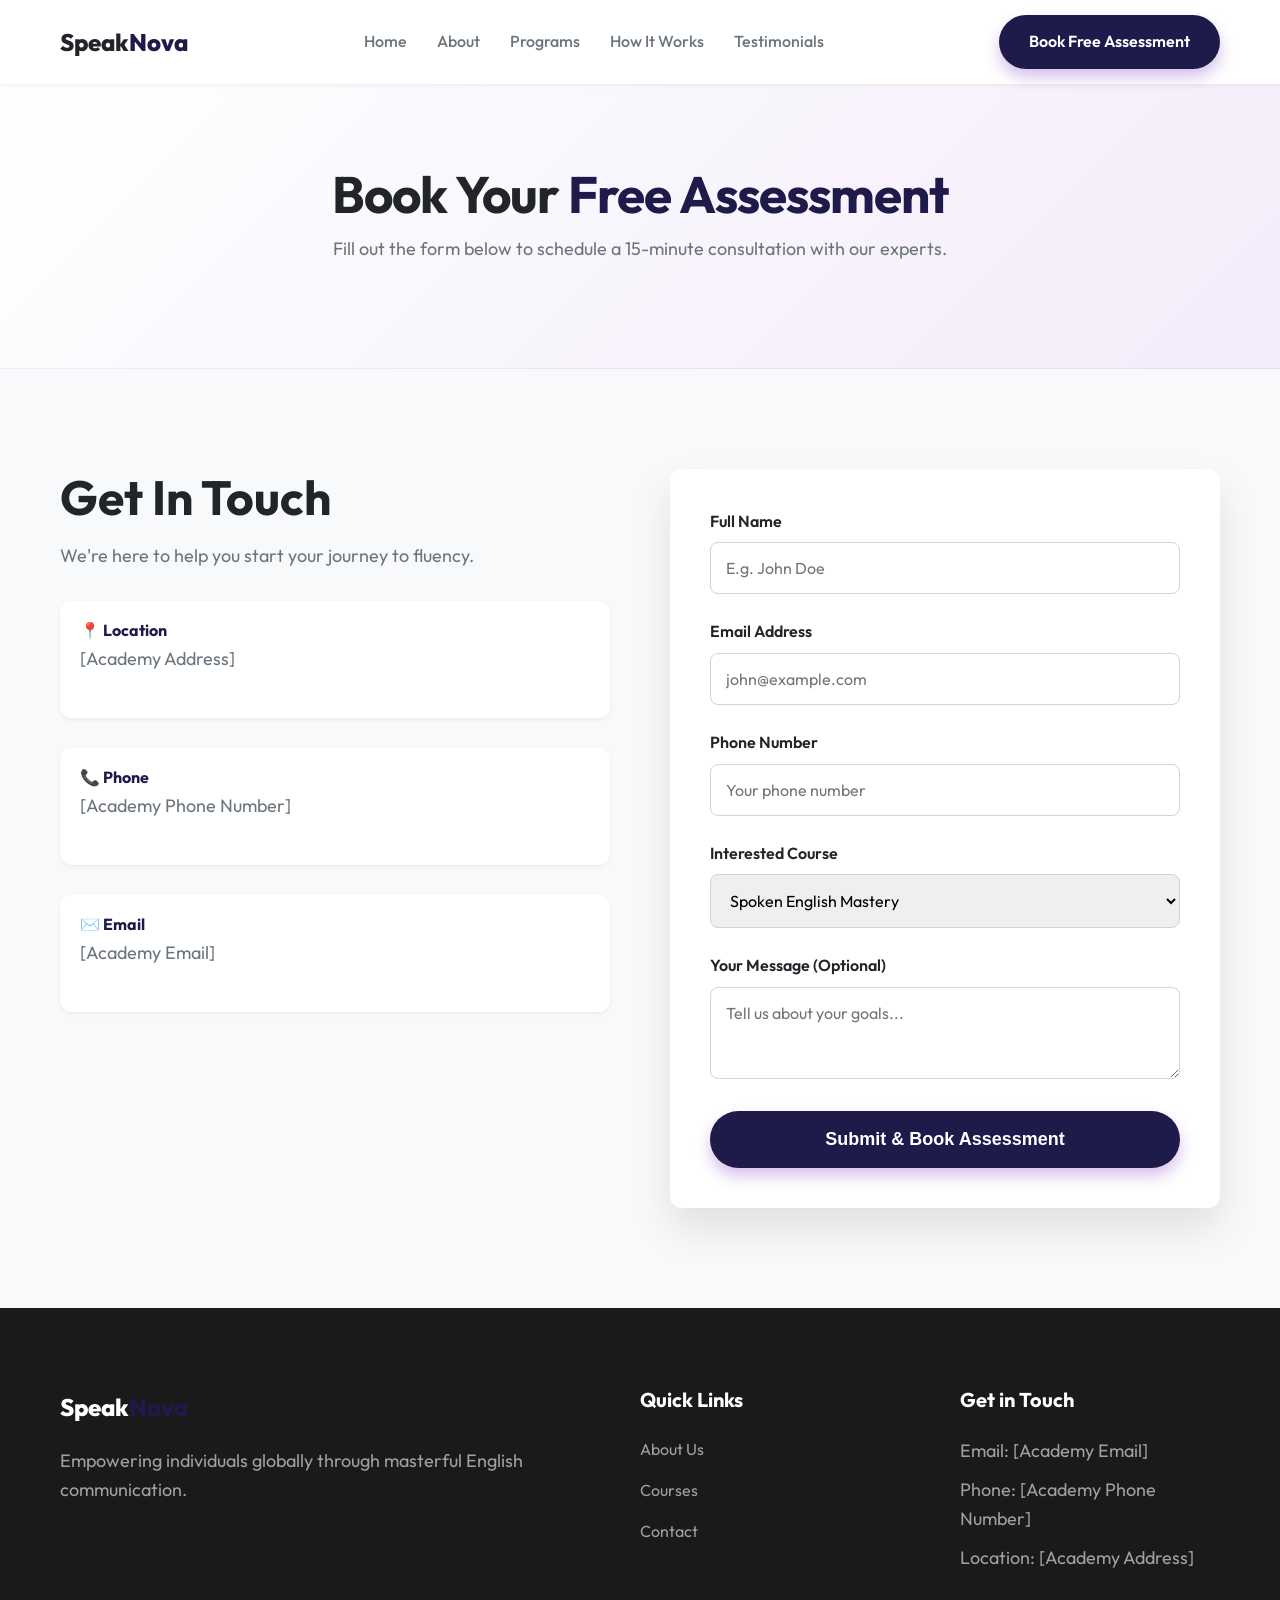
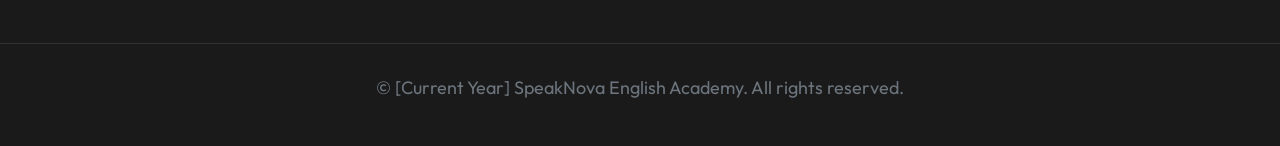
<file: contact.html>
<!DOCTYPE html>
<html lang="en">
<head>
    <meta charset="UTF-8">
    <meta name="viewport" content="width=device-width, initial-scale=1.0">
    <title>Contact Us | SpeakNova English Academy</title>
    <link href="https://fonts.googleapis.com/css2?family=Outfit:wght@300;400;500;600;700;800&display=swap" rel="stylesheet">
    <link rel="stylesheet" href="assets/css/style.css">
</head>
<body>
    <!-- Header -->
    <header class="header">
        <div class="container header-container">
            <a href="index.html" class="logo">Speak<span>Nova</span></a>
            <nav class="nav-menu">
                <ul class="nav-list">
                    <li><a href="index.html">Home</a></li>
                    <li><a href="about.html">About</a></li>
                    <li><a href="programs.html">Programs</a></li>
                    <li><a href="how-it-works.html">How It Works</a></li>
                    <li><a href="testimonials.html">Testimonials</a></li>
                </ul>
            </nav>
            <div class="header-actions">
                <a href="contact.html" class="btn btn-primary active">Book Free Assessment</a>
            </div>
        </div>
    </header>

    <!-- Page Header -->
    <section class="page-header">
        <div class="container text-center">
            <h1>Book Your <span>Free Assessment</span></h1>
            <p>Fill out the form below to schedule a 15-minute consultation with our experts.</p>
        </div>
    </section>

    <!-- Contact Content -->
    <section class="contact-section">
        <div class="container contact-grid">
            <div class="contact-info">
                <h2>Get In Touch</h2>
                <p>We're here to help you start your journey to fluency.</p>
                <div class="info-block">
                    <h4>📍 Location</h4>
                    <p>[Academy Address]</p>
                </div>
                <div class="info-block">
                    <h4>📞 Phone</h4>
                    <p>[Academy Phone Number]</p>
                </div>
                <div class="info-block">
                    <h4>✉️ Email</h4>
                    <p>[Academy Email]</p>
                </div>
            </div>
            
            <div class="contact-form-wrapper">
                <form class="contact-form" action="#" method="POST">
                    <div class="form-group">
                        <label for="name">Full Name</label>
                        <input type="text" id="name" placeholder="E.g. John Doe" required>
                    </div>
                    <div class="form-group">
                        <label for="email">Email Address</label>
                        <input type="email" id="email" placeholder="john@example.com" required>
                    </div>
                    <div class="form-group">
                        <label for="phone">Phone Number</label>
                        <input type="tel" id="phone" placeholder="Your phone number" required>
                    </div>
                    <div class="form-group">
                        <label for="course">Interested Course</label>
                        <select id="course">
                            <option>Spoken English Mastery</option>
                            <option>IELTS Preparation</option>
                            <option>Business English</option>
                            <option>Not Sure Yet</option>
                        </select>
                    </div>
                    <div class="form-group">
                        <label for="message">Your Message (Optional)</label>
                        <textarea id="message" rows="3" placeholder="Tell us about your goals..."></textarea>
                    </div>
                    <button type="submit" class="btn btn-primary btn-large" style="width: 100%;">Submit & Book Assessment</button>
                </form>
            </div>
        </div>
    </section>

    <!-- Footer -->
    <footer class="footer">
        <div class="container footer-grid">
            <div class="footer-brand">
                <a href="index.html" class="logo">Speak<span>Nova</span></a>
                <p>Empowering individuals globally through masterful English communication.</p>
            </div>
            <div class="footer-links">
                <h4>Quick Links</h4>
                <ul>
                    <li><a href="about.html">About Us</a></li>
                    <li><a href="programs.html">Courses</a></li>
                    <li><a href="contact.html">Contact</a></li>
                </ul>
            </div>
            <div class="footer-contact">
                <h4>Get in Touch</h4>
                <p>Email: [Academy Email]</p>
                <p>Phone: [Academy Phone Number]</p>
                <p>Location: [Academy Address]</p>
            </div>
        </div>
        <div class="footer-bottom">
            <p>&copy; [Current Year] SpeakNova English Academy. All rights reserved.</p>
        </div>
    </footer>
    <script src="assets/js/main.js"></script>
</body>
</html>
</file>
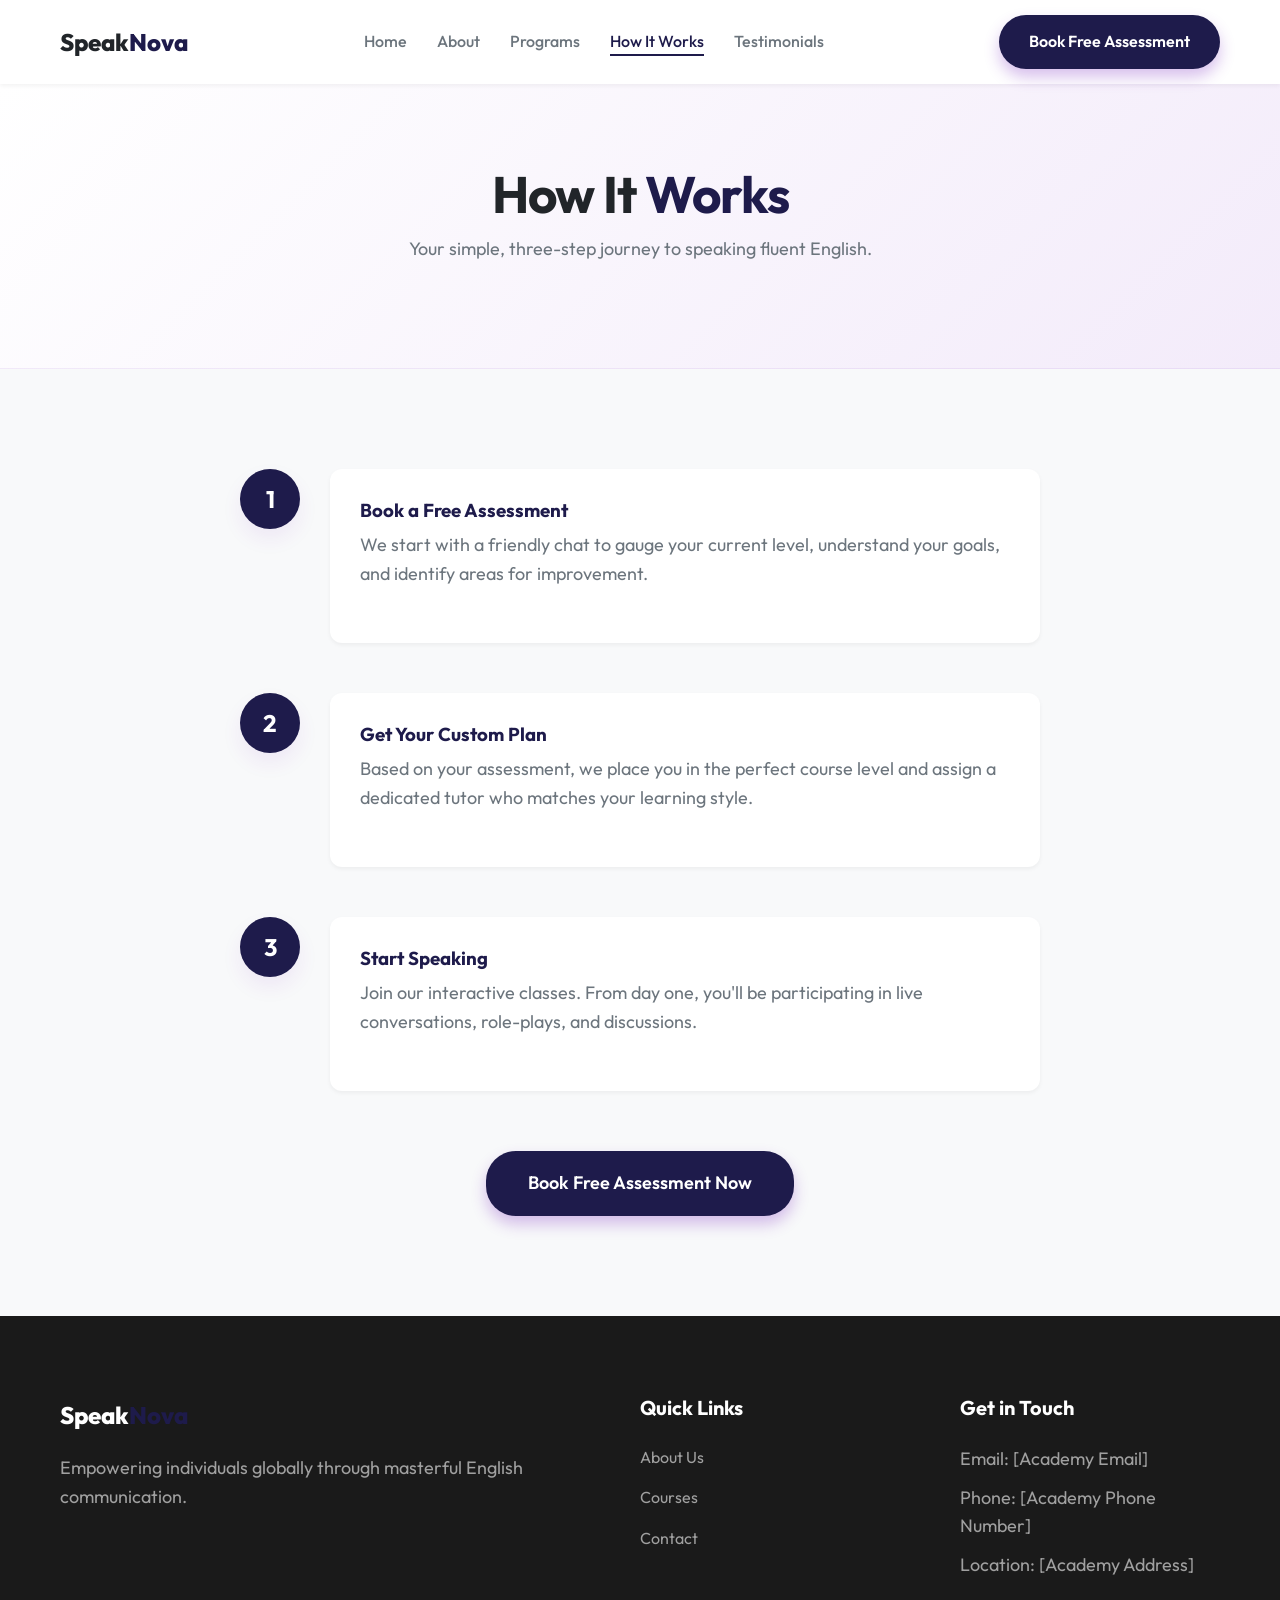
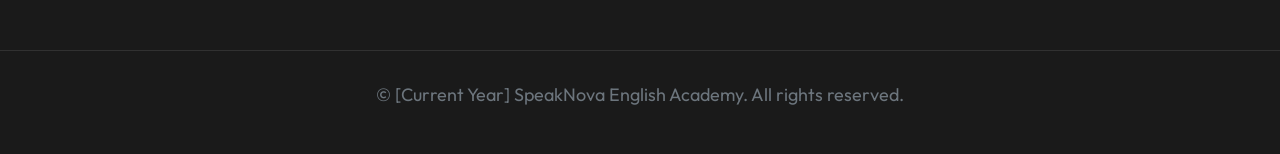
<file: how-it-works.html>
<!DOCTYPE html>
<html lang="en">
<head>
    <meta charset="UTF-8">
    <meta name="viewport" content="width=device-width, initial-scale=1.0">
    <title>How It Works | SpeakNova English Academy</title>
    <link href="https://fonts.googleapis.com/css2?family=Outfit:wght@300;400;500;600;700;800&display=swap" rel="stylesheet">
    <link rel="stylesheet" href="assets/css/style.css">
</head>
<body>
    <!-- Header -->
    <header class="header">
        <div class="container header-container">
            <a href="index.html" class="logo">Speak<span>Nova</span></a>
            <nav class="nav-menu">
                <ul class="nav-list">
                    <li><a href="index.html">Home</a></li>
                    <li><a href="about.html">About</a></li>
                    <li><a href="programs.html">Programs</a></li>
                    <li><a href="how-it-works.html" class="active">How It Works</a></li>
                    <li><a href="testimonials.html">Testimonials</a></li>
                </ul>
            </nav>
            <div class="header-actions">
                <a href="contact.html" class="btn btn-primary">Book Free Assessment</a>
            </div>
        </div>
    </header>

    <!-- Page Header -->
    <section class="page-header">
        <div class="container text-center">
            <h1>How It <span>Works</span></h1>
            <p>Your simple, three-step journey to speaking fluent English.</p>
        </div>
    </section>

    <!-- How It Works Timeline -->
    <section class="timeline-section">
        <div class="container">
            <div class="timeline">
                <div class="timeline-step">
                    <div class="step-number">1</div>
                    <div class="step-content">
                        <h3>Book a Free Assessment</h3>
                        <p>We start with a friendly chat to gauge your current level, understand your goals, and identify areas for improvement.</p>
                    </div>
                </div>
                <div class="timeline-step">
                    <div class="step-number">2</div>
                    <div class="step-content">
                        <h3>Get Your Custom Plan</h3>
                        <p>Based on your assessment, we place you in the perfect course level and assign a dedicated tutor who matches your learning style.</p>
                    </div>
                </div>
                <div class="timeline-step">
                    <div class="step-number">3</div>
                    <div class="step-content">
                        <h3>Start Speaking</h3>
                        <p>Join our interactive classes. From day one, you'll be participating in live conversations, role-plays, and discussions.</p>
                    </div>
                </div>
            </div>
            
            <div class="text-center" style="margin-top: 60px;">
                <a href="contact.html" class="btn btn-primary btn-large">Book Free Assessment Now</a>
            </div>
        </div>
    </section>

    <!-- Footer -->
    <footer class="footer">
        <div class="container footer-grid">
            <div class="footer-brand">
                <a href="index.html" class="logo">Speak<span>Nova</span></a>
                <p>Empowering individuals globally through masterful English communication.</p>
            </div>
            <div class="footer-links">
                <h4>Quick Links</h4>
                <ul>
                    <li><a href="about.html">About Us</a></li>
                    <li><a href="programs.html">Courses</a></li>
                    <li><a href="contact.html">Contact</a></li>
                </ul>
            </div>
            <div class="footer-contact">
                <h4>Get in Touch</h4>
                <p>Email: [Academy Email]</p>
                <p>Phone: [Academy Phone Number]</p>
                <p>Location: [Academy Address]</p>
            </div>
        </div>
        <div class="footer-bottom">
            <p>&copy; [Current Year] SpeakNova English Academy. All rights reserved.</p>
        </div>
    </footer>
    <script src="assets/js/main.js"></script>
</body>
</html>
</file>
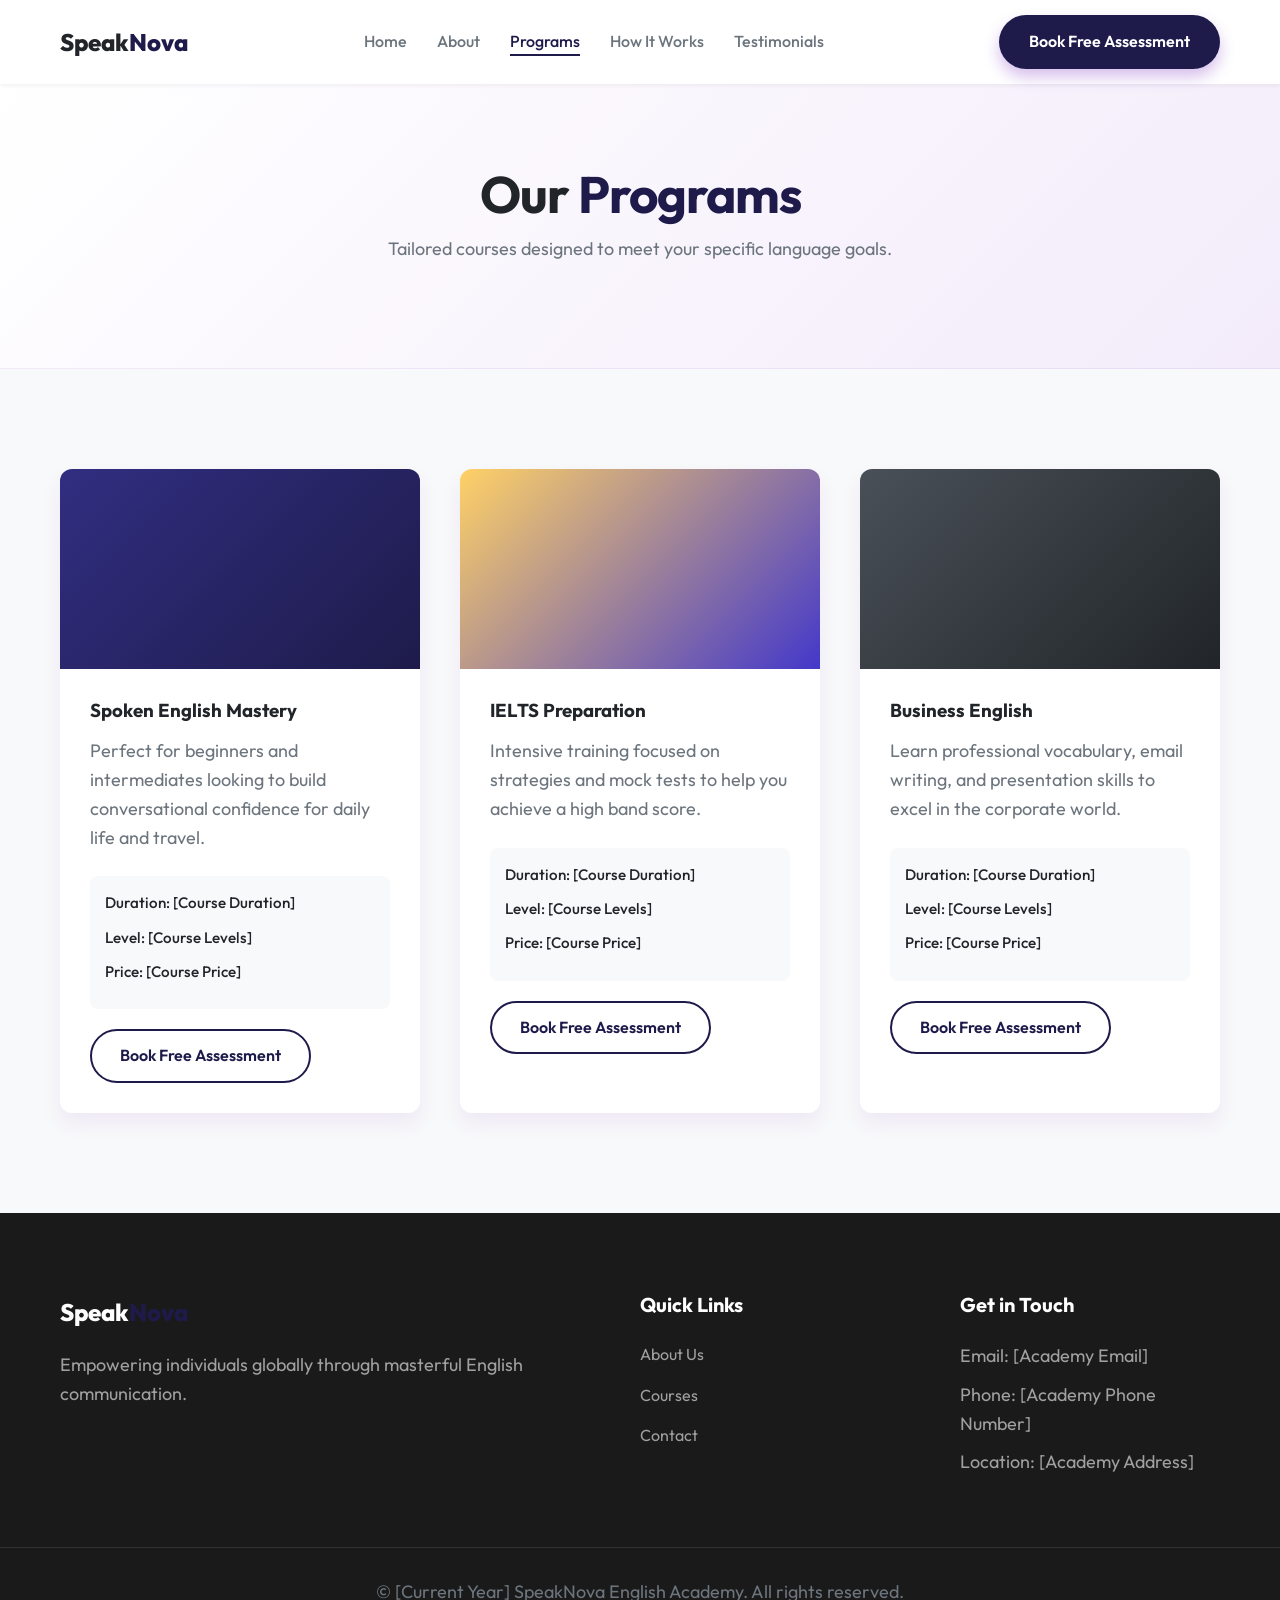
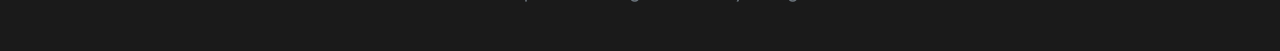
<file: programs.html>
<!DOCTYPE html>
<html lang="en">
<head>
    <meta charset="UTF-8">
    <meta name="viewport" content="width=device-width, initial-scale=1.0">
    <title>Programs | SpeakNova English Academy</title>
    <link href="https://fonts.googleapis.com/css2?family=Outfit:wght@300;400;500;600;700;800&display=swap" rel="stylesheet">
    <link rel="stylesheet" href="assets/css/style.css">
</head>
<body>
    <!-- Header -->
    <header class="header">
        <div class="container header-container">
            <a href="index.html" class="logo">Speak<span>Nova</span></a>
            <nav class="nav-menu">
                <ul class="nav-list">
                    <li><a href="index.html">Home</a></li>
                    <li><a href="about.html">About</a></li>
                    <li><a href="programs.html" class="active">Programs</a></li>
                    <li><a href="how-it-works.html">How It Works</a></li>
                    <li><a href="testimonials.html">Testimonials</a></li>
                </ul>
            </nav>
            <div class="header-actions">
                <a href="contact.html" class="btn btn-primary">Book Free Assessment</a>
            </div>
        </div>
    </header>

    <!-- Page Header -->
    <section class="page-header">
        <div class="container text-center">
            <h1>Our <span>Programs</span></h1>
            <p>Tailored courses designed to meet your specific language goals.</p>
        </div>
    </section>

    <!-- Programs Grid -->
    <section class="programs-section">
        <div class="container">
            <div class="programs-grid">
                <!-- Program 1 -->
                <div class="program-card">
                    <div class="program-img bg-purple"></div>
                    <div class="program-content">
                        <h3>Spoken English Mastery</h3>
                        <p>Perfect for beginners and intermediates looking to build conversational confidence for daily life and travel.</p>
                        <ul class="program-features">
                            <li>Duration: [Course Duration]</li>
                            <li>Level: [Course Levels]</li>
                            <li>Price: [Course Price]</li>
                        </ul>
                        <a href="contact.html" class="btn btn-secondary">Book Free Assessment</a>
                    </div>
                </div>
                <!-- Program 2 -->
                <div class="program-card">
                    <div class="program-img bg-orange"></div>
                    <div class="program-content">
                        <h3>IELTS Preparation</h3>
                        <p>Intensive training focused on strategies and mock tests to help you achieve a high band score.</p>
                        <ul class="program-features">
                            <li>Duration: [Course Duration]</li>
                            <li>Level: [Course Levels]</li>
                            <li>Price: [Course Price]</li>
                        </ul>
                        <a href="contact.html" class="btn btn-secondary">Book Free Assessment</a>
                    </div>
                </div>
                <!-- Program 3 -->
                <div class="program-card">
                    <div class="program-img bg-dark"></div>
                    <div class="program-content">
                        <h3>Business English</h3>
                        <p>Learn professional vocabulary, email writing, and presentation skills to excel in the corporate world.</p>
                        <ul class="program-features">
                            <li>Duration: [Course Duration]</li>
                            <li>Level: [Course Levels]</li>
                            <li>Price: [Course Price]</li>
                        </ul>
                        <a href="contact.html" class="btn btn-secondary">Book Free Assessment</a>
                    </div>
                </div>
            </div>
        </div>
    </section>

    <!-- Footer -->
    <footer class="footer">
        <div class="container footer-grid">
            <div class="footer-brand">
                <a href="index.html" class="logo">Speak<span>Nova</span></a>
                <p>Empowering individuals globally through masterful English communication.</p>
            </div>
            <div class="footer-links">
                <h4>Quick Links</h4>
                <ul>
                    <li><a href="about.html">About Us</a></li>
                    <li><a href="programs.html">Courses</a></li>
                    <li><a href="contact.html">Contact</a></li>
                </ul>
            </div>
            <div class="footer-contact">
                <h4>Get in Touch</h4>
                <p>Email: [Academy Email]</p>
                <p>Phone: [Academy Phone Number]</p>
                <p>Location: [Academy Address]</p>
            </div>
        </div>
        <div class="footer-bottom">
            <p>&copy; [Current Year] SpeakNova English Academy. All rights reserved.</p>
        </div>
    </footer>
    <script src="assets/js/main.js"></script>
</body>
</html>
</file>
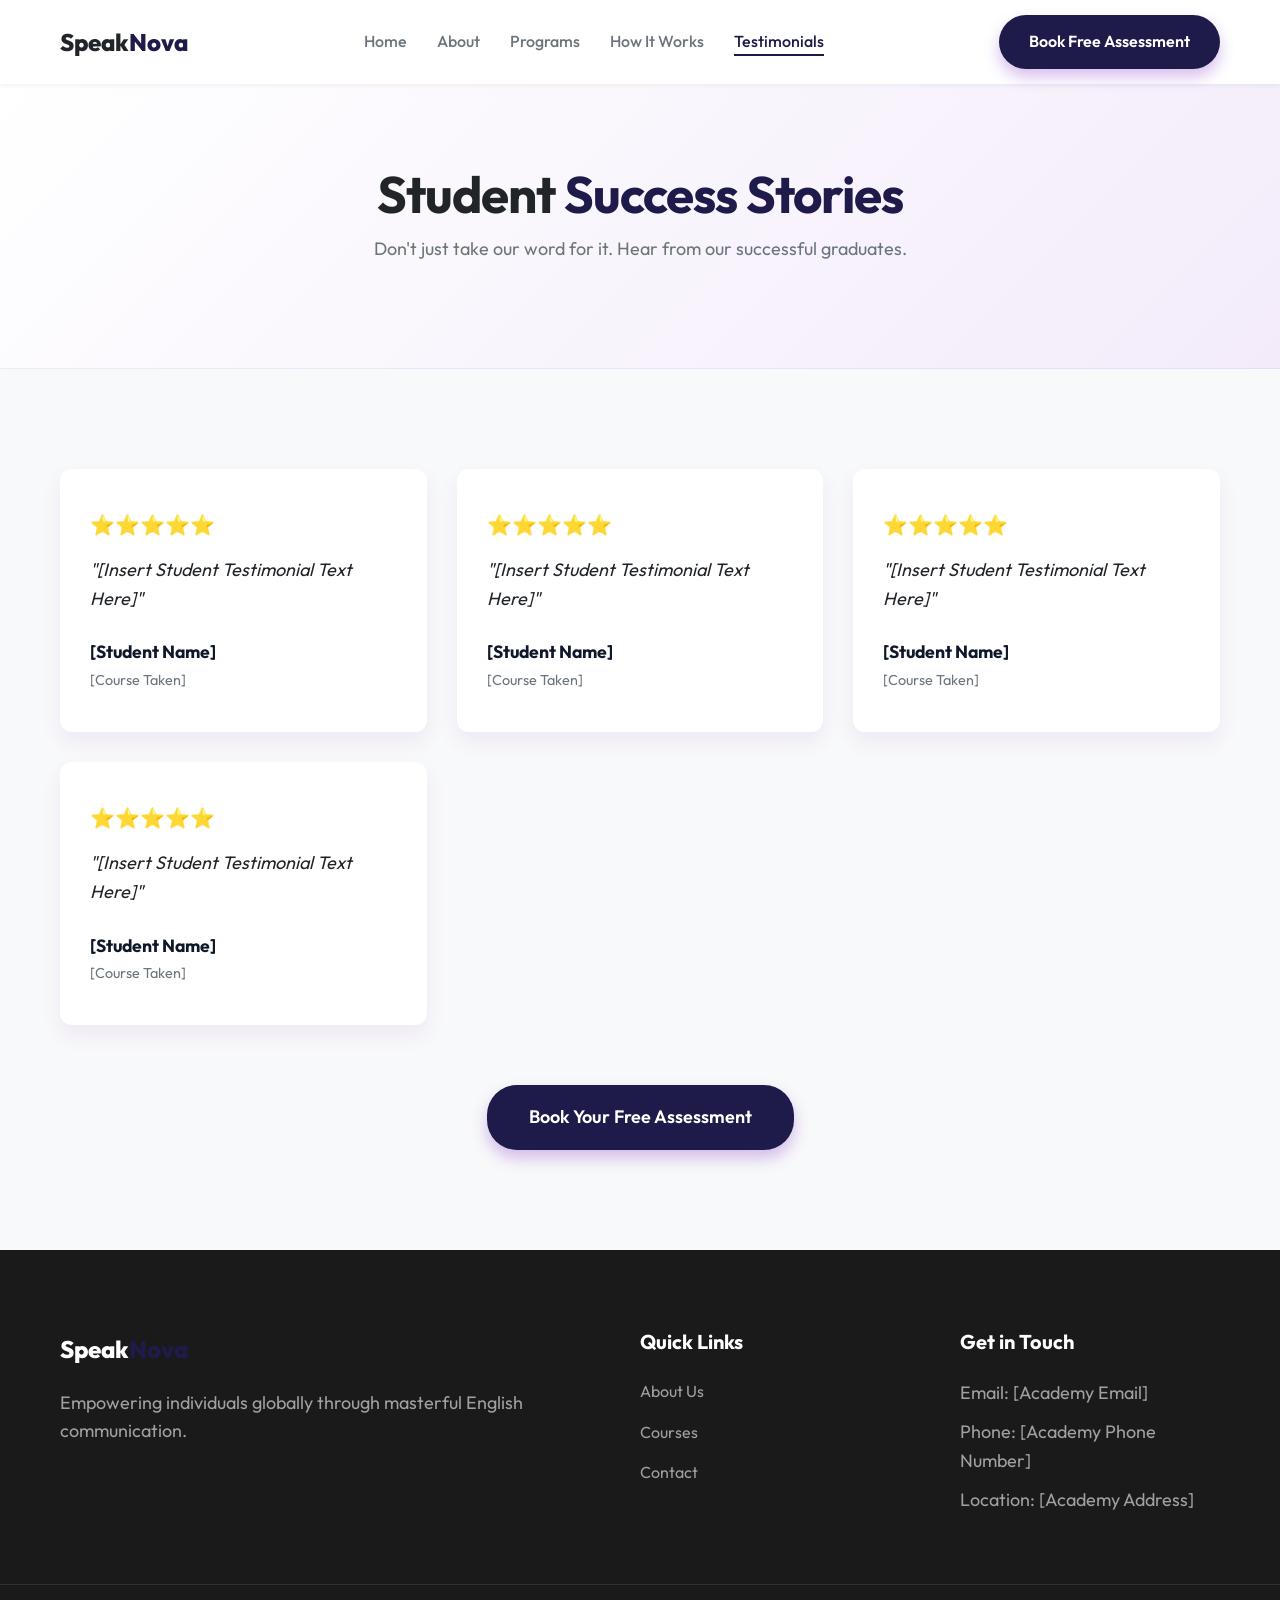
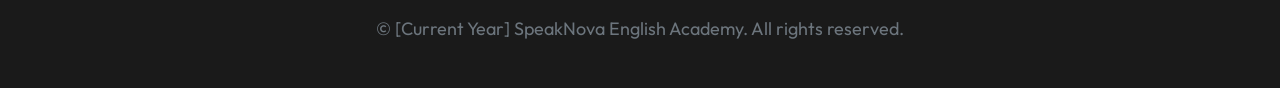
<file: testimonials.html>
<!DOCTYPE html>
<html lang="en">
<head>
    <meta charset="UTF-8">
    <meta name="viewport" content="width=device-width, initial-scale=1.0">
    <title>Testimonials | SpeakNova English Academy</title>
    <link href="https://fonts.googleapis.com/css2?family=Outfit:wght@300;400;500;600;700;800&display=swap" rel="stylesheet">
    <link rel="stylesheet" href="assets/css/style.css">
</head>
<body>
    <!-- Header -->
    <header class="header">
        <div class="container header-container">
            <a href="index.html" class="logo">Speak<span>Nova</span></a>
            <nav class="nav-menu">
                <ul class="nav-list">
                    <li><a href="index.html">Home</a></li>
                    <li><a href="about.html">About</a></li>
                    <li><a href="programs.html">Programs</a></li>
                    <li><a href="how-it-works.html">How It Works</a></li>
                    <li><a href="testimonials.html" class="active">Testimonials</a></li>
                </ul>
            </nav>
            <div class="header-actions">
                <a href="contact.html" class="btn btn-primary">Book Free Assessment</a>
            </div>
        </div>
    </header>

    <!-- Page Header -->
    <section class="page-header">
        <div class="container text-center">
            <h1>Student <span>Success Stories</span></h1>
            <p>Don't just take our word for it. Hear from our successful graduates.</p>
        </div>
    </section>

    <!-- Testimonials Section -->
    <section class="testimonials-section">
        <div class="container">
            <div class="testimonials-grid">
                <!-- Testimonial 1 -->
                <div class="testimonial-card">
                    <div class="stars">⭐⭐⭐⭐⭐</div>
                    <p class="review-text">"[Insert Student Testimonial Text Here]"</p>
                    <div class="student-info">
                        <strong>[Student Name]</strong>
                        <span>[Course Taken]</span>
                    </div>
                </div>
                <!-- Testimonial 2 -->
                <div class="testimonial-card">
                    <div class="stars">⭐⭐⭐⭐⭐</div>
                    <p class="review-text">"[Insert Student Testimonial Text Here]"</p>
                    <div class="student-info">
                        <strong>[Student Name]</strong>
                        <span>[Course Taken]</span>
                    </div>
                </div>
                <!-- Testimonial 3 -->
                <div class="testimonial-card">
                    <div class="stars">⭐⭐⭐⭐⭐</div>
                    <p class="review-text">"[Insert Student Testimonial Text Here]"</p>
                    <div class="student-info">
                        <strong>[Student Name]</strong>
                        <span>[Course Taken]</span>
                    </div>
                </div>
                <!-- Testimonial 4 -->
                <div class="testimonial-card">
                    <div class="stars">⭐⭐⭐⭐⭐</div>
                    <p class="review-text">"[Insert Student Testimonial Text Here]"</p>
                    <div class="student-info">
                        <strong>[Student Name]</strong>
                        <span>[Course Taken]</span>
                    </div>
                </div>
            </div>
            
            <div class="text-center" style="margin-top: 60px;">
                <a href="contact.html" class="btn btn-primary btn-large">Book Your Free Assessment</a>
            </div>
        </div>
    </section>

    <!-- Footer -->
    <footer class="footer">
        <div class="container footer-grid">
            <div class="footer-brand">
                <a href="index.html" class="logo">Speak<span>Nova</span></a>
                <p>Empowering individuals globally through masterful English communication.</p>
            </div>
            <div class="footer-links">
                <h4>Quick Links</h4>
                <ul>
                    <li><a href="about.html">About Us</a></li>
                    <li><a href="programs.html">Courses</a></li>
                    <li><a href="contact.html">Contact</a></li>
                </ul>
            </div>
            <div class="footer-contact">
                <h4>Get in Touch</h4>
                <p>Email: [Academy Email]</p>
                <p>Phone: [Academy Phone Number]</p>
                <p>Location: [Academy Address]</p>
            </div>
        </div>
        <div class="footer-bottom">
            <p>&copy; [Current Year] SpeakNova English Academy. All rights reserved.</p>
        </div>
    </footer>
    <script src="assets/js/main.js"></script>
</body>
</html>
</file>
<file: assets/css/style.css>
/* =========================================
   SpeakNova English Academy - Design System
   ========================================= */

:root {
    /* Color Palette */
    --primary-color: #1E1B4B; /* Deep navy/purple */
    --primary-light: #312E81;
    --primary-dark: #0F172A;
    --secondary-color: #4338CA; /* Electric violet/blue accent */
    
    --bg-color: #F8F9FA;
    --bg-light: #FFFFFF;
    
    --text-main: #212529;
    --text-muted: #6C757D;
    
    /* Typography */
    --font-family: 'Outfit', sans-serif;
    
    /* Spacing & Borders */
    --border-radius: 12px;
    --transition-speed: 0.3s;
    
    /* Shadows */
    --shadow-sm: 0 2px 4px rgba(0, 0, 0, 0.05);
    --shadow-md: 0 10px 20px rgba(123, 44, 191, 0.08);
    --shadow-lg: 0 20px 40px rgba(0, 0, 0, 0.1);
}

/* Base Styles */
* {
    margin: 0;
    padding: 0;
    box-sizing: border-box;
}

body {
    font-family: var(--font-family);
    background-color: var(--bg-color);
    color: var(--text-main);
    line-height: 1.6;
    overflow-x: hidden;
}

a {
    text-decoration: none;
    color: inherit;
    transition: color var(--transition-speed);
}

ul {
    list-style: none;
}

.container {
    width: 100%;
    max-width: 1200px;
    margin: 0 auto;
    padding: 0 20px;
}

/* Typography */
h1, h2, h3, h4 {
    font-weight: 700;
    line-height: 1.2;
    margin-bottom: 1rem;
    color: var(--text-main);
}

h1 {
    font-size: clamp(2.5rem, 5vw, 4rem);
    letter-spacing: -1px;
}

h1 span {
    color: var(--primary-color);
    position: relative;
}

h2 {
    font-size: clamp(2rem, 4vw, 3rem);
}

p {
    font-size: 1.125rem;
    color: var(--text-muted);
    margin-bottom: 1.5rem;
}

.text-center {
    text-align: center;
}

/* Buttons */
.btn {
    display: inline-block;
    padding: 12px 28px;
    font-weight: 600;
    font-size: 1rem;
    border-radius: 30px;
    cursor: pointer;
    transition: all var(--transition-speed) ease;
    border: 2px solid transparent;
}

.btn-primary {
    background-color: var(--primary-color);
    color: #fff;
    box-shadow: 0 8px 15px rgba(123, 44, 191, 0.3);
}

.btn-primary:hover {
    background-color: var(--primary-dark);
    transform: translateY(-2px);
    box-shadow: 0 12px 20px rgba(123, 44, 191, 0.4);
    color: #fff;
}

.btn-secondary {
    background-color: transparent;
    color: var(--primary-color);
    border-color: var(--primary-color);
}

.btn-secondary:hover {
    background-color: var(--primary-color);
    color: #fff;
}

.btn-large {
    padding: 16px 40px;
    font-size: 1.125rem;
}

/* Badge */
.badge {
    display: inline-block;
    padding: 6px 16px;
    background-color: rgba(123, 44, 191, 0.1);
    color: var(--primary-color);
    border-radius: 20px;
    font-weight: 600;
    font-size: 0.875rem;
    margin-bottom: 1rem;
    text-transform: uppercase;
    letter-spacing: 1px;
}

/* Header */
.header {
    background-color: rgba(255, 255, 255, 0.95);
    backdrop-filter: blur(10px);
    position: sticky;
    top: 0;
    z-index: 1000;
    box-shadow: var(--shadow-sm);
    padding: 15px 0;
}

.header-container {
    display: flex;
    justify-content: space-between;
    align-items: center;
}

.logo {
    font-size: 1.5rem;
    font-weight: 800;
    color: var(--text-main);
}

.logo span {
    color: var(--primary-color);
}

.nav-list {
    display: flex;
    gap: 30px;
}

.nav-list a {
    font-weight: 500;
    color: var(--text-muted);
    font-size: 1rem;
    position: relative;
}

.nav-list a:hover, .nav-list a.active {
    color: var(--primary-color);
}

.nav-list a::after {
    content: '';
    position: absolute;
    width: 0%;
    height: 2px;
    background-color: var(--primary-color);
    bottom: -5px;
    left: 0;
    transition: width var(--transition-speed);
}

.nav-list a:hover::after, .nav-list a.active::after {
    width: 100%;
}

/* Hero Section */
.hero {
    padding: 80px 0 100px;
    background: linear-gradient(135deg, var(--bg-light) 0%, #f3ebfa 100%);
    overflow: hidden;
}

.hero-container {
    display: grid;
    grid-template-columns: 1fr 1fr;
    gap: 60px;
    align-items: center;
}

.hero-buttons {
    display: flex;
    gap: 20px;
    margin-top: 2rem;
}

.hero-image {
    position: relative;
}

.image-wrapper {
    position: relative;
    border-radius: 20px;
    padding: 20px;
    background: white;
    box-shadow: var(--shadow-lg);
    transform: perspective(1000px) rotateY(-5deg);
    transition: transform var(--transition-speed);
}

.image-wrapper:hover {
    transform: perspective(1000px) rotateY(0deg);
}

.image-wrapper img {
    width: 100%;
    border-radius: var(--border-radius);
    display: block;
}

.floating-card {
    position: absolute;
    background: white;
    padding: 15px 20px;
    border-radius: var(--border-radius);
    box-shadow: var(--shadow-md);
    display: flex;
    align-items: center;
    gap: 15px;
    animation: float 4s ease-in-out infinite;
}

.floating-card .icon {
    font-size: 2rem;
}

.floating-card strong {
    display: block;
    color: var(--text-main);
    font-size: 1.1rem;
}

.floating-card span {
    color: var(--text-muted);
    font-size: 0.875rem;
}

.top-left {
    top: -20px;
    left: -30px;
    animation-delay: 0s;
}

.bottom-right {
    bottom: -20px;
    right: -30px;
    animation-delay: 2s;
}

@keyframes float {
    0% { transform: translateY(0px); }
    50% { transform: translateY(-10px); }
    100% { transform: translateY(0px); }
}

/* Features Section */
.features {
    padding: 100px 0;
    background-color: var(--bg-light);
}

.section-header {
    max-width: 600px;
    margin: 0 auto 60px;
}

.features-grid {
    display: grid;
    grid-template-columns: repeat(auto-fit, minmax(300px, 1fr));
    gap: 40px;
}

.feature-card {
    background: white;
    padding: 40px 30px;
    border-radius: var(--border-radius);
    box-shadow: var(--shadow-md);
    text-align: center;
    transition: transform var(--transition-speed), box-shadow var(--transition-speed);
    border-bottom: 4px solid transparent;
}

.feature-card:hover {
    transform: translateY(-10px);
    box-shadow: var(--shadow-lg);
    border-bottom-color: var(--primary-color);
}

.feature-icon {
    font-size: 3rem;
    margin-bottom: 20px;
    display: inline-block;
    padding: 20px;
    background-color: rgba(123, 44, 191, 0.05);
    border-radius: 50%;
}

.feature-card h3 {
    margin-bottom: 15px;
    font-size: 1.5rem;
}

/* CTA Section */
.cta-section {
    padding: 100px 0;
    background: linear-gradient(135deg, var(--primary-color) 0%, var(--primary-dark) 100%);
    color: white;
    text-align: center;
    position: relative;
    overflow: hidden;
}

.cta-section::before {
    content: '';
    position: absolute;
    top: 0; left: 0; right: 0; bottom: 0;
    background: url('data:image/svg+xml;utf8,<svg opacity="0.1" xmlns="http://www.w3.org/2000/svg" viewBox="0 0 1440 320"><path fill="%23fff" fill-opacity="1" d="M0,224L48,213.3C96,203,192,181,288,181.3C384,181,480,203,576,197.3C672,192,768,160,864,165.3C960,171,1056,213,1152,229.3C1248,245,1344,235,1392,229.3L1440,224L1440,320L1392,320C1344,320,1248,320,1152,320C1056,320,960,320,864,320C768,320,672,320,576,320C480,320,384,320,288,320C192,320,96,320,48,320L0,320Z"></path></svg>') bottom/cover no-repeat;
}

.cta-container {
    position: relative;
    z-index: 1;
}

.cta-section h2 {
    color: white;
}

.cta-section p {
    color: rgba(255, 255, 255, 0.8);
    font-size: 1.25rem;
    max-width: 600px;
    margin: 0 auto 40px;
}

.cta-section .btn-primary {
    background-color: var(--secondary-color);
    box-shadow: 0 8px 15px rgba(255, 158, 0, 0.3);
}

.cta-section .btn-primary:hover {
    background-color: #e68e00;
    box-shadow: 0 12px 20px rgba(255, 158, 0, 0.4);
}

/* Footer */
.footer {
    background-color: #1a1a1a;
    color: #fff;
    padding: 80px 0 20px;
}

.footer-grid {
    display: grid;
    grid-template-columns: 2fr 1fr 1fr;
    gap: 60px;
    margin-bottom: 60px;
}

.footer-brand .logo {
    color: white;
    margin-bottom: 20px;
    display: block;
}

.footer-brand p {
    color: #a0a0a0;
}

.footer h4 {
    color: white;
    font-size: 1.25rem;
    margin-bottom: 25px;
}

.footer-links ul li {
    margin-bottom: 15px;
}

.footer-links a {
    color: #a0a0a0;
}

.footer-links a:hover {
    color: var(--secondary-color);
}

.footer-contact p {
    color: #a0a0a0;
    margin-bottom: 10px;
}

.footer-bottom {
    text-align: center;
    padding-top: 30px;
    border-top: 1px solid rgba(255,255,255,0.1);
    color: #777;
}

/* Responsive */
@media (max-width: 992px) {
    .hero-container {
        grid-template-columns: 1fr;
        text-align: center;
    }
    
    .hero-buttons {
        justify-content: center;
    }
    
    .hero-image {
        margin-top: 40px;
    }
    
    .footer-grid {
        grid-template-columns: 1fr;
        gap: 40px;
    }
}

@media (max-width: 768px) {
    .nav-menu {
        display: none; /* Will implement mobile menu JS later */
    }
    
    .header-actions {
        display: none;
    }
    
    h1 {
        font-size: 2.5rem;
    }
    
    .floating-card {
        display: none; /* Hide on mobile to save space */
    }
}

/* =========================================
   Internal Pages (About, Programs, Contact)
   ========================================= */

.page-header {
    padding: 80px 0;
    background: linear-gradient(135deg, var(--bg-light) 0%, #f3ebfa 100%);
    border-bottom: 1px solid rgba(123, 44, 191, 0.1);
}

.page-header h1 {
    font-size: clamp(2.5rem, 4vw, 3.5rem);
    margin-bottom: 10px;
}

/* About Page */
.about-section {
    padding: 100px 0;
}

.about-grid {
    display: grid;
    grid-template-columns: 1fr 1fr;
    gap: 60px;
    align-items: center;
}

.about-image img {
    width: 100%;
    border-radius: var(--border-radius);
    box-shadow: var(--shadow-lg);
}

.check-list {
    margin-top: 20px;
}

.check-list li {
    margin-bottom: 15px;
    font-size: 1.1rem;
    font-weight: 500;
    color: var(--text-main);
}

/* Programs Page */
.programs-section {
    padding: 100px 0;
}

.programs-grid {
    display: grid;
    grid-template-columns: repeat(auto-fit, minmax(320px, 1fr));
    gap: 40px;
}

.program-card {
    background: white;
    border-radius: var(--border-radius);
    box-shadow: var(--shadow-md);
    overflow: hidden;
    transition: transform var(--transition-speed);
}

.program-card:hover {
    transform: translateY(-10px);
    box-shadow: var(--shadow-lg);
}

.program-img {
    height: 200px;
}

.bg-purple { background: linear-gradient(135deg, var(--primary-light), var(--primary-color)); }
.bg-orange { background: linear-gradient(135deg, #ffd166, var(--secondary-color)); }
.bg-dark { background: linear-gradient(135deg, #495057, #212529); }

.program-content {
    padding: 30px;
}

.program-features {
    margin: 20px 0;
    padding: 15px;
    background: var(--bg-color);
    border-radius: 8px;
}

.program-features li {
    margin-bottom: 10px;
    font-size: 0.95rem;
    font-weight: 500;
    color: var(--text-main);
}

/* Contact Page */
.contact-section {
    padding: 100px 0;
}

.contact-grid {
    display: grid;
    grid-template-columns: 1fr 1fr;
    gap: 60px;
}

.info-block {
    margin-top: 30px;
    padding: 20px;
    background: white;
    border-radius: var(--border-radius);
    box-shadow: var(--shadow-sm);
}

.info-block h4 {
    margin-bottom: 5px;
    color: var(--primary-color);
}

.contact-form-wrapper {
    background: white;
    padding: 40px;
    border-radius: var(--border-radius);
    box-shadow: var(--shadow-lg);
}

.form-group {
    margin-bottom: 25px;
}

.form-group label {
    display: block;
    font-weight: 600;
    margin-bottom: 8px;
    color: var(--text-main);
}

.form-group input,
.form-group select,
.form-group textarea {
    width: 100%;
    padding: 15px;
    border: 1px solid #ced4da;
    border-radius: 8px;
    font-family: inherit;
    font-size: 1rem;
    transition: border-color var(--transition-speed);
}

.form-group input:focus,
.form-group select:focus,
.form-group textarea:focus {
    outline: none;
    border-color: var(--primary-color);
    box-shadow: 0 0 0 3px rgba(123, 44, 191, 0.1);
}

@media (max-width: 992px) {
    .about-grid, .contact-grid {
        grid-template-columns: 1fr;
    }
}

/* Timeline (How it works) */
.timeline-section {
    padding: 100px 0;
}

.timeline {
    max-width: 800px;
    margin: 0 auto;
}

.timeline-step {
    display: flex;
    gap: 30px;
    margin-bottom: 50px;
    align-items: flex-start;
}

.step-number {
    flex-shrink: 0;
    width: 60px;
    height: 60px;
    background: var(--primary-color);
    color: white;
    border-radius: 50%;
    display: flex;
    align-items: center;
    justify-content: center;
    font-size: 1.5rem;
    font-weight: 700;
    box-shadow: var(--shadow-md);
    position: relative;
    z-index: 2;
}

.step-content {
    background: white;
    padding: 30px;
    border-radius: var(--border-radius);
    box-shadow: var(--shadow-sm);
    flex-grow: 1;
}

.step-content h3 {
    margin-bottom: 10px;
    color: var(--primary-color);
}

/* Testimonials Page */
.testimonials-section {
    padding: 100px 0;
    background-color: var(--bg-color);
}

.testimonials-grid {
    display: grid;
    grid-template-columns: repeat(auto-fit, minmax(300px, 1fr));
    gap: 30px;
}

.testimonial-card {
    background: white;
    padding: 40px 30px;
    border-radius: var(--border-radius);
    box-shadow: var(--shadow-md);
    transition: transform var(--transition-speed);
}

.testimonial-card:hover {
    transform: translateY(-5px);
    box-shadow: var(--shadow-lg);
}

.stars {
    font-size: 1.25rem;
    margin-bottom: 15px;
}

.review-text {
    font-size: 1.125rem;
    font-style: italic;
    color: var(--text-main);
    margin-bottom: 25px;
}

.student-info strong {
    display: block;
    font-size: 1.1rem;
    color: var(--primary-dark);
}

.student-info span {
    font-size: 0.9rem;
    color: var(--text-muted);
}

/* Scroll Reveal Animations */
.reveal {
    opacity: 0;
    transform: translateY(30px);
    transition: all 0.8s ease-out;
}

.reveal.active {
    opacity: 1;
    transform: translateY(0);
}

/* Mobile Menu Button */
.mobile-menu-btn {
    display: none;
    background: none;
    border: none;
    font-size: 2rem;
    color: var(--primary-color);
    cursor: pointer;
}

@media (max-width: 768px) {
    .mobile-menu-btn {
        display: block;
    }
    
    .nav-menu.mobile-active {
        display: block;
        position: absolute;
        top: 100%;
        left: 0;
        right: 0;
        background: white;
        padding: 20px;
        box-shadow: var(--shadow-md);
        border-top: 1px solid #eee;
    }
    
    .nav-menu.mobile-active .nav-list {
        flex-direction: column;
        gap: 15px;
        text-align: center;
    }
}
</file>
